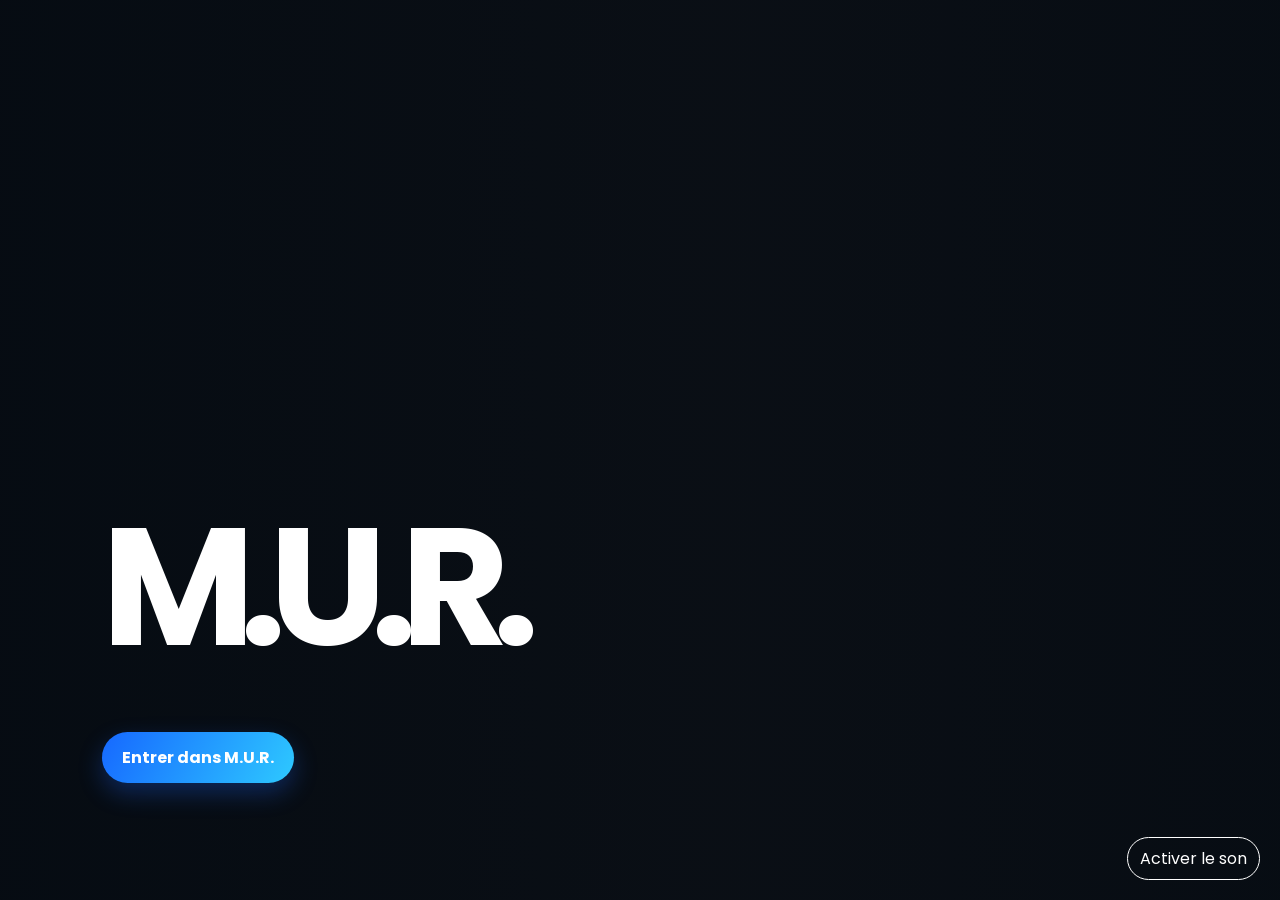
<file: index.html>
<style>#system .card::before,#system .card::after{display:none}#system .world-bar,#system .world-content{z-index:2}#system::after{content:'';position:fixed;inset:0;z-index:0;pointer-events:none;opacity:0;transition:opacity .55s ease;background-repeat:no-repeat;background-size:cover;background-position:center;mix-blend-mode:screen}#system:has(.card:nth-child(1):hover)::after{opacity:.78;background-image:url("data:image/svg+xml,%3Csvg xmlns='http://www.w3.org/2000/svg' viewBox='0 0 1600 900'%3E%3Cpath d='M-100 620 C180 270 360 800 610 450 S1040 170 1700 500' fill='none' stroke='%23ff543e' stroke-width='34' opacity='.34'/%3E%3Cpath d='M-100 620 C180 270 360 800 610 450 S1040 170 1700 500' fill='none' stroke='%23ff8866' stroke-width='7'/%3E%3Cpath d='M-100 700 C220 410 440 780 700 540 S1190 300 1700 580' fill='none' stroke='%23ffb087' stroke-width='4' opacity='.8'/%3E%3C/svg%3E")}#system:has(.card:nth-child(2):hover)::after{opacity:.78;background-image:url("data:image/svg+xml,%3Csvg xmlns='http://www.w3.org/2000/svg' viewBox='0 0 1600 900'%3E%3Cpath d='M-100 520 C150 330 370 700 650 490 S1100 260 1700 460' fill='none' stroke='%2321d39d' stroke-width='34' opacity='.34'/%3E%3Cpath d='M-100 520 C150 330 370 700 650 490 S1100 260 1700 460' fill='none' stroke='%2348e6bd' stroke-width='7'/%3E%3Cpath d='M-100 620 C200 500 420 650 700 550 S1210 420 1700 590' fill='none' stroke='%2394f7dc' stroke-width='4' opacity='.8'/%3E%3C/svg%3E")}#system:has(.card:nth-child(3):hover)::after{opacity:.82;background-image:url("data:image/svg+xml,%3Csvg xmlns='http://www.w3.org/2000/svg' viewBox='0 0 1600 900'%3E%3Cpath d='M-100 620 C180 270 360 800 610 450 S1040 170 1700 500' fill='none' stroke='%23ff624d' stroke-width='10'/%3E%3Cpath d='M-100 500 C170 710 400 220 700 470 S1200 650 1700 390' fill='none' stroke='%232bdcab' stroke-width='10'/%3E%3C/svg%3E")}@media(max-width:700px){#system::after{background-size:auto 100%;opacity:.55!important}}</style>
<style>#system .cards{grid-template-columns:repeat(2,minmax(0,1fr));max-width:720px}#system .card{cursor:pointer}#system .card:focus-visible{outline:2px solid #54e2ba;outline-offset:4px}.neuro-panel{position:fixed;z-index:30;inset:0;display:grid;place-items:center;padding:20px;background:rgba(4,13,23,.72);backdrop-filter:blur(9px)}.neuro-panel article{position:relative;width:min(680px,100%);padding:clamp(28px,5vw,54px);border:1px solid rgba(106,231,201,.35);border-radius:24px;background:linear-gradient(145deg,#102a3d,#0b1623);color:#edfaff;box-shadow:0 24px 60px rgba(0,0,0,.45)}.neuro-panel h3{font-size:clamp(32px,6vw,58px);margin:0 0 15px}.neuro-panel p,.neuro-panel li{line-height:1.65;color:#c7dde8}.neuro-panel ul{padding-left:20px}.neuro-panel button{position:absolute;right:18px;top:18px;border:1px solid rgba(255,255,255,.4);border-radius:50%;width:34px;height:34px;background:transparent;color:white;font-size:22px;cursor:pointer}@media(max-width:700px){#system .cards{grid-template-columns:1fr}}</style><script>document.addEventListener('DOMContentLoaded',()=>{const cards=[...document.querySelectorAll('#system .card')];if(cards[2])cards[2].remove();const data={fr:[{title:'Sympathique',lead:'Le système qui prépare le corps à agir.',items:['Vigilance et mobilisation de l’énergie','Adaptation à l’effort et à l’imprévu','Augmentation du rythme cardiaque et de la disponibilité musculaire'],end:'L’objectif n’est pas de le supprimer, mais de savoir retrouver le retour au calme.'},{title:'Parasympathique',lead:'Le système qui favorise le repos, la récupération et la restauration.',items:['Ralentissement et récupération','Digestion, sommeil et réparation','Retour vers un état de sécurité intérieure'],end:'Son activation permet de reconstituer les ressources après l’action.'}],en:[{title:'Sympathetic',lead:'The system that prepares the body for action.',items:['Alertness and energy mobilisation','Adaptation to effort and the unexpected','Increased heart rate and muscular availability'],end:'The goal is not to suppress it, but to regain the ability to return to calm.'},{title:'Parasympathetic',lead:'The system that supports rest, recovery and restoration.',items:['Slowing down and recovery','Digestion, sleep and repair','Return to an inner state of safety'],end:'Its activation helps restore resources after action.'}]};cards.slice(0,2).forEach((card,i)=>{card.tabIndex=0;card.setAttribute('role','button');card.setAttribute('aria-label','Ouvrir le contenu');const open=()=>{const t=data[document.documentElement.lang==='en'?'en':'fr'][i];const panel=document.createElement('div');panel.className='neuro-panel';panel.innerHTML='<article role="dialog" aria-modal="true"><button aria-label="Fermer">×</button><div class="eyebrow">M.U.R. · système neurovégétatif</div><h3>'+t.title+'</h3><p>'+t.lead+'</p><ul>'+t.items.map(x=>'<li>'+x+'</li>').join('')+'</ul><p>'+t.end+'</p></article>';document.body.append(panel);const close=()=>panel.remove();panel.querySelector('button').onclick=close;panel.onclick=e=>{if(e.target===panel)close()}};card.onclick=open;card.onkeydown=e=>{if(e.key==='Enter'||e.key===' ')open()}})})</script>
<style>#system .cards{grid-template-columns:repeat(3,minmax(0,1fr));max-width:none}</style><script>document.addEventListener('DOMContentLoaded',()=>{const wrap=document.querySelector('#system .cards');const card=document.createElement('article');card.className='card';card.tabIndex=0;card.setAttribute('role','button');card.innerHTML='<h3 data-fr="Neuroflex" data-en="Neuroflex">Neuroflex</h3><p data-fr="Comprendre pour ne pas choisir." data-en="Understand, not choose.">Comprendre pour ne pas choisir.</p>';wrap.append(card);const open=()=>{const en=document.documentElement.lang==='en';const panel=document.createElement('div');panel.className='neuro-panel';panel.innerHTML='<article role="dialog" aria-modal="true"><button aria-label="Close">×</button><div class="eyebrow">M.U.R. · Neuroflex</div><h3>Neuroflex</h3><p>'+ (en?'A way to understand the interplay between sympathetic and parasympathetic states.':'Une façon de comprendre l’interaction entre les états sympathique et parasympathique.')+'</p><ul><li>'+ (en?'Observe the signals':'Observer les signaux')+'</li><li>'+ (en?'Recognise the transitions':'Reconnaître les transitions')+'</li><li>'+ (en?'Choose the most appropriate action':'Choisir l’action la plus adaptée')+'</li></ul><p>'+ (en?'Understanding helps avoid automatic reactions.':'Comprendre aide à ne plus réagir de façon automatique.')+'</p></article>';document.body.append(panel);const close=()=>panel.remove();panel.querySelector('button').onclick=close;panel.onclick=e=>{if(e.target===panel)close()}};card.onclick=open;card.onkeydown=e=>{if(e.key==='Enter'||e.key===' ')open()}})</script>
<script>document.addEventListener('DOMContentLoaded',()=>{const text=document.querySelector('#system .world-content>p');const sync=()=>{const en=document.documentElement.lang==='en';text.dataset.fr='Deux branches coopèrent en permanence pour adapter le corps à l’action, au repos et à la récupération.';text.dataset.en='Two branches constantly work together to adapt the body to action, rest and recovery.';text.innerHTML=en?text.dataset.en:text.dataset.fr};sync();document.querySelectorAll('.language').forEach(x=>x.addEventListener('click',sync))})</script>
<style>.language{position:relative!important;width:88px;height:38px;padding:0!important;border:1px solid rgba(191,239,255,.7)!important;border-radius:22px!important;background:linear-gradient(90deg,rgba(9,31,49,.92),rgba(15,71,91,.92))!important;font-size:0!important;overflow:hidden;box-shadow:inset 0 0 10px rgba(46,201,255,.2),0 4px 18px rgba(0,0,0,.18)}.language::before,.language::after{position:absolute;top:50%;z-index:2;transform:translateY(-50%);font-size:11px;font-weight:700;letter-spacing:.04em;line-height:1}.language::before{content:'FR';left:12px;color:#071522}.language::after{content:'EN';right:11px;color:#d5f5ff}.language{background-image:radial-gradient(circle at 21px 50%,#fff 0 13px,transparent 14px),linear-gradient(90deg,rgba(9,31,49,.92),rgba(15,71,91,.92))!important;transition:background-position .28s ease}html[lang='en'] .language{background-image:radial-gradient(circle at 65px 50%,#fff 0 13px,transparent 14px),linear-gradient(90deg,rgba(9,31,49,.92),rgba(15,71,91,.92))!important}html[lang='en'] .language::before{color:#d5f5ff}html[lang='en'] .language::after{color:#071522}@media(max-width:700px){.top{padding:15px 16px}.brand{font-size:13px}.language{width:92px;height:42px}.language::before,.language::after{font-size:12px}.home-video{object-position:50% 50%}.hero{width:calc(100% - 32px);padding-top:17vh}.hero p{font-size:17px;max-width:290px}.ports{position:relative;left:auto;bottom:auto;transform:none;width:calc(100% - 32px);margin:0 auto 75px;grid-template-columns:1fr 1fr;gap:10px}.port{min-height:104px;padding:14px}.port strong{font-size:14px}.hint{position:relative;left:auto;bottom:auto;transform:none;width:100%;padding:0 20px 24px;text-align:center;white-space:normal;font-size:11px}.world{padding:16px}.world-content{margin-top:48px}.world-content h2{font-size:clamp(42px,14vw,64px);line-height:.94}.world-content>p{font-size:16px}.cards{gap:12px;margin-top:28px}.card{min-height:132px;padding:18px}.neuro-panel{padding:14px}.neuro-panel article{max-height:88vh;overflow:auto;padding:44px 24px 28px}.intro-box{left:24px;bottom:16vh}.sound{right:16px;bottom:16px}}</style>
<!doctype html><html lang="fr"><head><meta charset="utf-8"><meta name="viewport" content="width=device-width,initial-scale=1"><title>M.U.R.</title><link rel="preconnect" href="https://fonts.googleapis.com"><link rel="preconnect" href="https://fonts.gstatic.com" crossorigin><link href="https://fonts.googleapis.com/css2?family=Poppins:wght@400;500;600;700&display=swap" rel="stylesheet"><style>
:root{--navy:#0d2b4f;--blue:#2e7cc0;--gold:#d9b062;--ink:#102b4a}*{box-sizing:border-box}html,body{margin:0;min-height:100%;font-family:Arial,sans-serif;background:#eef3f7;color:var(--ink)}button{font:inherit}.intro{position:fixed;z-index:20;inset:0;background:#061527}.intro.off{visibility:hidden;opacity:0;transition:.6s}.intro video,.home-video{width:100%;height:100%;object-fit:cover}.intro:after,.home:after{content:'';position:absolute;inset:0;background:linear-gradient(90deg,rgba(3,20,39,.7),transparent 66%)}.intro-box{position:absolute;z-index:1;left:8vw;bottom:13vh;color:white}.intro-box h1{font-size:clamp(70px,13vw,180px);letter-spacing:-.1em;margin:0}.round{border:0;border-radius:28px;padding:13px 20px;background:white;color:var(--navy);font-weight:bold;cursor:pointer}.intro-box .round{margin-top:20px}.sound{position:absolute;z-index:2;right:20px;bottom:20px;background:transparent;color:white;border:1px solid white;border-radius:22px;padding:8px 12px;cursor:pointer}.home{position:relative;min-height:100vh;overflow:hidden;background:var(--navy)}.home-video{position:absolute;inset:0;opacity:.72}.top{position:absolute;z-index:3;top:0;left:0;right:0;display:flex;justify-content:space-between;padding:25px 5vw;color:white}.brand{font-weight:bold;letter-spacing:.18em;font-size:17px}.language{border:1px solid rgba(255,255,255,.7);border-radius:20px;background:rgba(255,255,255,.14);color:white;padding:7px 12px;cursor:pointer}.hero{position:relative;z-index:2;width:min(1100px,90vw);margin:auto;padding-top:19vh;color:white}.eyebrow{font-size:12px;letter-spacing:.18em;text-transform:uppercase;color:#b8dff8}.hero h1{font-size:clamp(82px,18vw,230px);line-height:.72;letter-spacing:-.12em;margin:18px 0 26px}.hero p{max-width:560px;font-size:clamp(17px,2vw,24px);line-height:1.5}.method{margin-top:20px}.ports{position:absolute;z-index:3;left:50%;bottom:65px;transform:translateX(-50%);width:min(1100px,90vw);display:grid;grid-template-columns:repeat(4,1fr);gap:10px}.port{min-height:120px;padding:16px;border-radius:15px;border:1px solid rgba(255,255,255,.5);background:rgba(6,30,52,.35);color:white;text-align:left;cursor:pointer;display:flex;flex-direction:column;justify-content:space-between;backdrop-filter:blur(10px)}.port:hover,.port.active{background:white;color:var(--navy);transform:translateY(-5px)}.port small{letter-spacing:.13em;color:#bce0f8}.port.active small,.port:hover small{color:var(--blue)}.port strong{font-size:15px;line-height:1.25}.hint{position:absolute;z-index:3;bottom:23px;left:50%;transform:translateX(-50%);color:white;font-size:12px;white-space:nowrap}.world{position:fixed;z-index:10;inset:0;display:none;overflow:auto;background:linear-gradient(135deg,#edf4f8,#fff 60%,#dce8f0);padding:25px 6vw}.world.show{display:block}.world::before{content:'';position:fixed;width:65vmax;height:65vmax;border-radius:50%;right:-35vmax;top:-35vmax;background:radial-gradient(circle,#9bc7e8,transparent 65%);opacity:.5}.world-bar,.world-content{position:relative;max-width:1080px;margin:auto}.world-bar{display:flex;justify-content:space-between;align-items:center}.back{border:0;background:none;color:var(--navy);font-weight:bold;cursor:pointer}.world .language{color:var(--navy);background:white;border-color:#b8c7d5}.world-content{margin-top:9vh}.world-content h2{font-size:clamp(52px,10vw,125px);letter-spacing:-.08em;line-height:.88;margin:18px 0}.world-content>p{max-width:680px;color:#5e7288;font-size:19px;line-height:1.6}.cards{display:grid;grid-template-columns:repeat(3,1fr);gap:15px;margin-top:50px}.card{min-height:165px;padding:22px;border-radius:16px;background:rgba(255,255,255,.85);box-shadow:0 12px 28px rgba(28,67,101,.1)}.card h3{margin:0 0 9px;font-size:19px}.card p{margin:0;color:#60758b;line-height:1.55;font-size:14px}@media(max-width:700px){.hero{padding-top:14vh}.hero h1{font-size:94px}.ports{grid-template-columns:1fr 1fr;bottom:55px}.port{min-height:85px;padding:11px}.port strong{font-size:12px}.hint{font-size:10px;bottom:17px}.cards{grid-template-columns:1fr}.world-content{margin-top:7vh}}
/* Identité M.U.R. : scientifique, immersive et lumineuse. */
:root{--navy:#0d1117;--blue:#1e68ff;--cyan:#2ec9ff;--teal:#21c998;--coral:#ff6b4d;--ink:#f0f2f5}.intro,.home{background:#0d1117}.intro::after,.home::after{background:linear-gradient(90deg,rgba(5,11,18,.88),rgba(5,11,18,.36) 58%,rgba(5,11,18,.72))}body,.intro-box,.hero,.top{font-family:Poppins,Arial,sans-serif}.home::before{content:'';position:absolute;z-index:1;inset:auto -12vw -16vh auto;width:70vw;height:42vh;border-radius:50%;background:repeating-radial-gradient(ellipse at center,transparent 0 16px,rgba(46,201,255,.15) 17px 18px,transparent 20px 38px);transform:rotate(-12deg);opacity:.8}.home-video{filter:saturate(1.12) contrast(1.08)}.top{border-bottom:1px solid rgba(46,201,255,.18);background:linear-gradient(180deg,rgba(5,11,18,.5),transparent)}.brand{color:#fff}.language{border-color:rgba(46,201,255,.55);background:rgba(7,22,35,.55);box-shadow:inset 0 0 22px rgba(46,201,255,.06)}.hero{padding-left:2vw}.eyebrow{color:var(--cyan)}.hero h1{text-shadow:0 0 35px rgba(46,201,255,.22)}.hero p{color:#d6e6ee}.round{background:linear-gradient(120deg,#1668ff,#2ec9ff);color:white;box-shadow:0 10px 25px rgba(30,104,255,.3)}.ports{gap:12px}.port{border-color:rgba(46,201,255,.38);background:linear-gradient(145deg,rgba(11,25,38,.88),rgba(9,16,26,.65));box-shadow:inset 0 1px 0 rgba(255,255,255,.05),0 12px 30px rgba(0,0,0,.2)}.port:nth-child(2){border-color:rgba(33,201,152,.5)}.port:nth-child(3){border-color:rgba(46,201,255,.62)}.port:nth-child(4){border-color:rgba(255,107,77,.52)}.port:hover,.port.active{background:linear-gradient(145deg,rgba(21,54,84,.98),rgba(8,22,36,.98));color:white}.port:hover small,.port.active small{color:var(--cyan)}.port strong{font-weight:600}.hint{color:#cde9fb}.world{background:radial-gradient(circle at 85% 12%,rgba(30,104,255,.2),transparent 28%),linear-gradient(135deg,#0d1117,#0e1b29 60%,#071119);color:#f0f2f5}.world::before{background:radial-gradient(circle,rgba(46,201,255,.18),transparent 64%);opacity:1}.world .language{color:white;background:rgba(9,23,36,.8);border-color:rgba(46,201,255,.4)}.back{color:#e7f5ff}.world-content .eyebrow{color:var(--cyan)}.world-content>p{color:#bdceda}.cards{gap:18px}.card{background:linear-gradient(145deg,rgba(17,36,53,.92),rgba(10,19,30,.9));border:1px solid rgba(46,201,255,.2);box-shadow:inset 0 1px 0 rgba(255,255,255,.05),0 14px 32px rgba(0,0,0,.26)}.card:nth-child(2){border-color:rgba(33,201,152,.28)}.card:nth-child(3){border-color:rgba(255,107,77,.3)}.card h3{color:#f5fbff}.card p{color:#b6c8d6}.world-content h2{background:linear-gradient(100deg,#fff,#b9e9ff 60%,#2ec9ff);-webkit-background-clip:text;background-clip:text;color:transparent}
.hero-logo{display:block;width:min(400px,62vw);height:auto;margin:6px 0 14px;filter:drop-shadow(0 14px 30px rgba(0,0,0,.35))}.hero h1{font-size:clamp(50px,9vw,112px)}@media(max-width:700px){.hero-logo{width:min(310px,76vw);margin:4px 0 9px}}
 .hero-logo,.method{display:none!important}#system .card:nth-child(3) h3,#system .card:nth-child(3) p{font-size:0}#system .card:nth-child(3) h3::after{content:'Neuroflex';font-size:1.2rem}#system .card:nth-child(3) p::after{content:'Comprendre pour ne pas choisir.';font-size:1rem;line-height:1.6}#system .card{position:relative;overflow:hidden;isolation:isolate;min-height:175px;transition:transform .35s ease,border-color .35s ease}#system .card>*{position:relative;z-index:2}#system .card::before{content:'';position:absolute;z-index:1;inset:-24px;opacity:0;transition:opacity .45s ease,transform .6s ease;transform:scale(.86);pointer-events:none}#system .card:hover{transform:translateY(-5px);border-color:rgba(46,201,255,.82)}#system .card:hover::before{opacity:.75;transform:scale(1)}#system .card:nth-child(1)::before{background:radial-gradient(circle at 50% 50%,rgba(255,107,77,.8) 0 3px,transparent 4px),repeating-radial-gradient(circle at 50% 50%,transparent 0 13px,rgba(255,107,77,.5) 14px 15px,transparent 17px 27px),linear-gradient(40deg,transparent 48%,rgba(255,188,110,.46) 49% 51%,transparent 52%),linear-gradient(140deg,transparent 48%,rgba(255,107,77,.46) 49% 51%,transparent 52%)}#system .card:nth-child(2)::before{background:radial-gradient(ellipse at 50% 55%,rgba(33,201,152,.5),transparent 14%),repeating-radial-gradient(ellipse at 50% 55%,transparent 0 12px,rgba(46,201,255,.33) 13px 15px,transparent 17px 28px);transform:scale(.86) rotate(-8deg)}#system .card:nth-child(3)::before{background:linear-gradient(transparent 48%,rgba(46,201,255,.18) 49% 51%,transparent 52%),radial-gradient(ellipse at 18% 63%,transparent 0 17px,rgba(255,107,77,.7) 18px 20px,transparent 21px),radial-gradient(ellipse at 50% 34%,transparent 0 22px,rgba(46,201,255,.74) 23px 25px,transparent 26px),radial-gradient(ellipse at 82% 63%,transparent 0 17px,rgba(33,201,152,.78) 18px 20px,transparent 21px)}#system .card:nth-child(3)::after{content:'↗  flexibilité';position:absolute;z-index:1;right:17px;bottom:15px;color:rgba(211,245,255,.8);font-size:.72rem;letter-spacing:.08em;opacity:0;transition:opacity .45s ease}#system .card:nth-child(3):hover::after{opacity:1}</style></head><body>
<section class="intro" id="intro"><video id="introVideo" autoplay muted playsinline><source src="intro-mur.mp4" type="video/mp4"></video><div class="intro-box"><h1>M.U.R.</h1><button class="round" id="enter" data-fr="Entrer dans M.U.R." data-en="Enter M.U.R.">Entrer dans M.U.R.</button></div><button class="sound" id="sound" data-fr="Activer le son" data-en="Turn sound on">Activer le son</button></section>
<main class="home" id="home"><video class="home-video" id="film" muted playsinline preload="metadata"><source src="mur-intro.mp4" type="video/mp4"></video><header class="top"><div class="brand">M.U.R.</div><button class="language" id="lang">FR / EN</button></header><section class="hero"><div class="eyebrow" data-fr="La méthode" data-en="The method">La méthode</div><img class="hero-logo" src="mur-logo.jpg" alt="M.U.R."><p data-fr="Mesurer, utiliser et réguler son système neurovégétatif." data-en="Measure, use and regulate your autonomic nervous system.">Mesurer, utiliser et réguler son système neurovégétatif.</p><button class="round method" data-open="method" data-fr="Découvrir la méthode" data-en="Discover the method">Découvrir la méthode</button></section><nav class="ports"><button class="port active" data-open="method" data-time=".08"><small>01</small><strong data-fr="La méthode M.U.R." data-en="The M.U.R. method">La méthode M.U.R.</strong><b>→</b></button><button class="port" data-open="system" data-time=".35"><small>02</small><strong data-fr="Le système neurovégétatif" data-en="The autonomic nervous system">Le système neurovégétatif</strong><b>→</b></button><button class="port" data-open="app" data-time=".62"><small>03</small><strong data-fr="L’application M.U.R." data-en="The M.U.R. app">L’application M.U.R.</strong><b>→</b></button><button class="port" data-open="workshops" data-time=".85"><small>04</small><strong data-fr="Programme & ateliers" data-en="Programme & workshops">Programme & ateliers</strong><b>→</b></button></nav><div class="hint" data-fr="Utilisez la molette pour avancer ou reculer dans la vidéo" data-en="Use the wheel to move forward or backward in the video">Utilisez la molette pour avancer ou reculer dans la vidéo</div></main>
<section class="world" id="method"><div class="world-bar"><button class="back" data-close data-fr="← Retour à la vidéo" data-en="← Back to the film">← Retour à la vidéo</button><button class="language">FR / EN</button></div><main class="world-content"><div class="eyebrow" data-fr="Univers 01" data-en="World 01">Univers 01</div><h2 data-fr="La méthode<br>M.U.R." data-en="The M.U.R.<br>method">La méthode<br>M.U.R.</h2><p data-fr="Une approche claire pour comprendre son fonctionnement, observer ses repères et agir au quotidien." data-en="A clear approach to understand your functioning, observe your reference points and act every day.">Une approche claire pour comprendre son fonctionnement, observer ses repères et agir au quotidien.</p><div class="cards"><article class="card"><h3 data-fr="Mesurer" data-en="Measure">Mesurer</h3><p data-fr="Créer un point de départ avec un questionnaire structuré." data-en="Create a starting point with a structured questionnaire.">Créer un point de départ avec un questionnaire structuré.</p></article><article class="card"><h3 data-fr="Utiliser" data-en="Use">Utiliser</h3><p data-fr="Mobiliser les bonnes ressources au bon moment." data-en="Access the right resources at the right time.">Mobiliser les bonnes resources at the right time.</p></article><article class="card"><h3 data-fr="Réguler" data-en="Regulate">Réguler</h3><p data-fr="Installer un équilibre durable dans la vie réelle." data-en="Build a lasting balance in real life.">Installer un équilibre durable dans la vie réelle.</p></article></div></main><section class="exercise-journey" id="exerciseJourney"><div class="journey-stage"><video id="exerciseFilm" muted playsinline preload="auto"><source src="assets/mur-exercices.mp4" type="video/mp4"></video><div class="journey-veil"></div><div class="journey-title"><div class="eyebrow" data-fr="Étape 02 · Utiliser" data-en="Step 02 · Use">Étape 02 · Utiliser</div><h3 data-fr="Les exercices<br>appropriés." data-en="The appropriate<br>exercises.">Les exercices<br>appropriés.</h3><p data-fr="Faites défiler pour explorer les quatre repères." data-en="Scroll to explore the four cues.">Faites défiler pour explorer les quatre repères.</p></div><div class="journey-cards"><button class="mur-exercise blue" data-exercise="blue"><img src="assets/elan-vertical.jpeg" alt=""><span><small data-fr="Bleu · Activer" data-en="Blue · Activate">Bleu · Activer</small><b data-fr="Élan vertical" data-en="Vertical lift">Élan vertical</b><em data-fr="se grandir · inspirer · relancer" data-en="lengthen · breathe in · restart">se grandir · inspirer · relancer</em><i>1–2 min →</i></span></button><button class="mur-exercise green" data-exercise="green"><img src="assets/promenade-foret.jpeg" alt=""><span><small data-fr="Vert · Ancrer" data-en="Green · Ground">Vert · Ancrer</small><b data-fr="Promenade dans la forêt" data-en="A walk in the forest">Promenade dans la forêt</b><em data-fr="écouter · ralentir · s’ancrer" data-en="listen · slow down · ground">écouter · ralentir · s’ancrer</em><i>2–3 min →</i></span></button><button class="mur-exercise orange" data-exercise="orange"><img src="assets/fil-du-souffle.jpeg" alt=""><span><small data-fr="Orange · Réguler" data-en="Orange · Regulate">Orange · Réguler</small><b data-fr="Le fil du souffle" data-en="The thread of breath">Le fil du souffle</b><em data-fr="souffler · allonger · réguler" data-en="breathe out · lengthen · regulate">souffler · allonger · réguler</em><i>2–3 min →</i></span></button><button class="mur-exercise red" data-exercise="red"><img src="assets/chant-merle.jpeg" alt=""><span><small data-fr="Rouge · Freiner" data-en="Red · Slow down">Rouge · Freiner</small><b data-fr="Le chant du merle" data-en="The blackbird’s song">Le chant du merle</b><em data-fr="écouter · ralentir · se déposer" data-en="listen · slow down · settle">écouter · ralentir · se déposer</em><i>1–2 min →</i></span></button></div><div class="journey-dots"><i></i><i></i><i></i><i></i></div></div></section></section>
<style>#method .exercise-journey{height:410vh;margin:70px -6vw -25px;position:relative}#method .journey-stage{position:sticky;top:0;height:100vh;overflow:hidden;background:#061527;color:#fff}#method #exerciseFilm{position:absolute;inset:0;width:100%;height:100%;object-fit:cover}#method .journey-veil{position:absolute;inset:0;background:linear-gradient(90deg,rgba(4,17,31,.82),rgba(4,17,31,.1) 62%,rgba(4,17,31,.58)),linear-gradient(0deg,rgba(4,17,31,.72),transparent 44%)}#method .journey-title{position:absolute;z-index:2;top:12vh;left:6vw;max-width:450px}#method .journey-title .eyebrow{color:#8fdbff}#method .journey-title h3{font-size:clamp(44px,6vw,82px);line-height:.91;letter-spacing:-.08em;margin:16px 0;color:white}#method .journey-title p{color:#d4e3ec;max-width:280px;font-size:14px;line-height:1.6}#method .journey-cards{position:absolute;z-index:3;inset:0;pointer-events:none}#method .mur-exercise{pointer-events:auto;position:absolute;width:min(285px,26vw);min-height:238px;padding:0;overflow:hidden;border:1px solid rgba(255,255,255,.25);border-radius:21px;background:#0c2946;color:#fff;text-align:left;cursor:pointer;box-shadow:0 18px 40px rgba(0,0,0,.3);opacity:0;transform:translateY(26px) scale(.96);transition:opacity .45s,transform .45s}#method .mur-exercise.visible{opacity:1;transform:translateY(0) scale(1)}#method .mur-exercise:hover{transform:translateY(-5px) scale(1.02)}#method .mur-exercise img{position:absolute;inset:0;width:100%;height:100%;object-fit:cover}#method .mur-exercise:after{content:'';position:absolute;inset:0;background:linear-gradient(180deg,transparent,rgba(3,13,24,.94))}#method .mur-exercise span{position:absolute;z-index:1;inset:auto 0 0;padding:19px;display:flex;flex-direction:column;gap:6px}#method .mur-exercise small{font-size:10px;letter-spacing:.12em;font-weight:700}.blue small{color:#68caff}.green small{color:#c3ec83}.orange small{color:#ffbb6b}.red small{color:#ff7670}#method .mur-exercise b{font-size:clamp(24px,2.5vw,34px);line-height:.95;letter-spacing:-.05em}#method .mur-exercise em{font-style:normal;font-size:12px;color:#e0edf4}#method .mur-exercise i{font-style:normal;font-size:12px;margin-top:6px}#method .mur-exercise:nth-child(1){top:16vh;right:8vw}#method .mur-exercise:nth-child(2){top:48vh;right:15vw}#method .mur-exercise:nth-child(3){top:39vh;left:38vw}#method .mur-exercise:nth-child(4){bottom:8vh;right:6vw}#method .journey-dots{position:absolute;z-index:3;right:3.5vw;top:50%;display:grid;gap:10px}#method .journey-dots i{width:5px;height:5px;border-radius:50%;background:rgba(255,255,255,.35)}#method .journey-dots i.on{background:#fff;transform:scale(1.7)}#exerciseModal{position:fixed;z-index:50;inset:0;display:grid;place-items:center;padding:20px;background:rgba(3,13,23,.78);backdrop-filter:blur(8px)}#exerciseModal article{position:relative;width:min(650px,100%);padding:clamp(28px,5vw,52px);border:1px solid rgba(160,222,255,.34);border-radius:24px;background:linear-gradient(145deg,#102a3d,#0b1623);color:#edfaff}#exerciseModal button{position:absolute;right:17px;top:16px;border:1px solid rgba(255,255,255,.45);border-radius:50%;width:34px;height:34px;background:transparent;color:white;font-size:22px;cursor:pointer}#exerciseModal h3{font-size:clamp(34px,6vw,58px);line-height:.96;margin:10px 0}#exerciseModal p{line-height:1.65;color:#c8dce7}@media(max-width:700px){#method .exercise-journey{height:500vh;margin-top:50px}#method .journey-title{top:9vh;left:6vw;right:6vw}#method .journey-title h3{font-size:50px}#method .mur-exercise{left:6vw!important;right:6vw!important;top:auto!important;bottom:10vh!important;width:auto;min-height:205px}#method .mur-exercise:not(.current){opacity:0;pointer-events:none}#method .journey-dots{right:7vw}}</style>
<script>addEventListener('load',()=>{const j=document.getElementById('exerciseJourney'),v=document.getElementById('exerciseFilm'),cs=[...j.querySelectorAll('.mur-exercise')],ds=[...j.querySelectorAll('.journey-dots i')];let dur=13,raf;v.onloadedmetadata=()=>{dur=v.duration||13;go()};function go(){let r=j.getBoundingClientRect(),p=Math.max(0,Math.min(1,-r.top/Math.max(1,j.offsetHeight-innerHeight))),n=Math.min(3,Math.floor(p*4.05));if(v.readyState)v.currentTime=p*dur;cs.forEach((c,i)=>{c.classList.toggle('visible',i<=n);c.classList.toggle('current',i===n)});ds.forEach((d,i)=>d.classList.toggle('on',i<=n))}addEventListener('scroll',()=>{cancelAnimationFrame(raf);raf=requestAnimationFrame(go)},{passive:true});go();const data={blue:{fr:['Élan vertical','Se grandir et retrouver une posture plus verticale aide à relancer le tonus. Le souffle circule mieux, l’attention se réveille et l’énergie revient plus facilement.'],en:['Vertical lift','Finding a taller posture helps restart tone. Breathing becomes easier, attention wakes up and energy can return more readily.']},green:{fr:['Promenade dans la forêt','Les sons de la forêt offrent un repère naturel et rassurant. Leur rythme doux apaise l’attention, favorise l’ancrage et aide à ralentir.'],en:['A walk in the forest','Forest sounds provide a natural, reassuring cue. Their gentle rhythm settles attention, supports grounding and helps slow things down.']},orange:{fr:['Le fil du souffle','Suivre un souffle continu et un peu plus long aide à diminuer la tension intérieure. Le rythme respiratoire devient plus stable et le corps retrouve un tempo apaisant.'],en:['The thread of breath','Following a continuous, slightly longer breath can reduce inner tension. Breathing becomes steadier and the body finds a more calming pace.']},red:{fr:['Le chant du merle','Le chant du merle capte l’attention, rompt le flux des pensées et crée un repère sonore vivant. Il aide à revenir au présent et à se sentir plus en sécurité.'],en:['The blackbird’s song','The blackbird’s song catches attention, interrupts the flow of thoughts and creates a living sound cue. It helps return to the present and feel safer.']}};cs.forEach(c=>c.onclick=()=>{let x=data[c.dataset.exercise][document.documentElement.lang==='en'?'en':'fr'],m=document.createElement('div');m.id='exerciseModal';m.innerHTML='<article><button>×</button><div class="eyebrow">M.U.R. · '+c.querySelector('small').textContent+'</div><h3>'+x[0]+'</h3><p>'+x[1]+'</p></article>';document.body.append(m);m.querySelector('button').onclick=()=>m.remove();m.onclick=e=>{if(e.target===m)m.remove()}})})</script>
<section class="world" id="system"><div class="world-bar"><button class="back" data-close data-fr="← Retour à la vidéo" data-en="← Back to the film">← Retour à la vidéo</button><button class="language">FR / EN</button></div><main class="world-content"><div class="eyebrow" data-fr="Univers 02" data-en="World 02">Univers 02</div><h2 data-fr="Le système<br>neurovégétatif" data-en="The autonomic<br>nervous system">Le système<br>neurovégétatif</h2><p data-fr="Trois branches coopèrent en permanence pour adapter le corps à l’action, au repos et à la digestion." data-en="Three branches constantly work together to adapt the body to action, rest and digestion.">Trois branches coopèrent en permanence pour adapter le corps à l’action, au repos et à la digestion.</p><div class="cards"><article class="card"><h3 data-fr="Sympathique" data-en="Sympathetic">Sympathique</h3><p data-fr="Met le corps en action : vigilance, énergie et adaptation à l’effort." data-en="Prepares the body for action: alertness, energy and adaptation to effort.">Met le corps en action : vigilance, énergie et adaptation à l’effort.</p></article><article class="card"><h3 data-fr="Parasympathique" data-en="Parasympathetic">Parasympathique</h3><p data-fr="Favorise le repos, la récupération et le retour à l’équilibre." data-en="Supports rest, recovery and a return to balance.">Favorise le repos, la récupération et le retour à l’équilibre.</p></article><article class="card"><h3 data-fr="Système entérique" data-en="Enteric system">Système entérique</h3><p data-fr="Participe à la digestion et au dialogue permanent entre le ventre et le cerveau." data-en="Takes part in digestion and the ongoing dialogue between the gut and the brain.">Participe à la digestion et au dialogue permanent entre le ventre et le cerveau.</p></article></div></main></section>
<section class="world" id="app"><div class="world-bar"><button class="back" data-close data-fr="← Retour à la vidéo" data-en="← Back to the film">← Retour à la vidéo</button><button class="language">FR / EN</button></div><main class="world-content"><div class="eyebrow" data-fr="Univers 03" data-en="World 03">Univers 03</div><h2 data-fr="L’application<br>M.U.R." data-en="The M.U.R.<br>app">L’application<br>M.U.R.</h2><p data-fr="Un espace personnel pour mesurer, retrouver ses exercices et suivre son cheminement." data-en="A personal space to measure, find your exercises and follow your journey.">Un espace personnel pour mesurer, retrouver ses exercices et suivre son cheminement.</p><div class="cards"><article class="card"><h3 data-fr="Questionnaire" data-en="Questionnaire">Questionnaire</h3><p data-fr="Explorer sa flexibilité neurovégétative." data-en="Explore your neurovegetative flexibility.">Explorer sa flexibilité neurovégétative.</p></article><article class="card"><h3 data-fr="Exercices" data-en="Exercises">Exercices</h3><p data-fr="Des pratiques guidées, adaptées au quotidien." data-en="Guided practices adapted to everyday life.">Des pratiques guidées, adaptées au quotidien.</p></article><article class="card"><h3 data-fr="Suivi" data-en="Follow-up">Suivi</h3><p data-fr="Garder des repères dans la durée." data-en="Keep reference points over time.">Garder des repères dans la durée.</p></article></div></main></section>
<section class="world" id="workshops"><div class="world-bar"><button class="back" data-close data-fr="← Retour à la vidéo" data-en="← Back to the film">← Retour à la vidéo</button><button class="language">FR / EN</button></div><main class="world-content"><div class="eyebrow" data-fr="Univers 04" data-en="World 04">Univers 04</div><h2 data-fr="Programme<br>& ateliers" data-en="Programme<br>& workshops">Programme<br>& ateliers</h2><p data-fr="Des rendez-vous pour découvrir la méthode, pratiquer et progresser avec un cadre clair." data-en="Sessions to discover the method, practise and progress with a clear framework.">Des rendez-vous pour découvrir la méthode, pratiquer et progresser avec un cadre clair.</p><div class="cards"><article class="card"><h3 data-fr="Découvrir" data-en="Discover">Découvrir</h3><p data-fr="Une première entrée dans l’univers M.U.R." data-en="A first entry into the M.U.R. universe.">Une première entrée dans l’univers M.U.R.</p></article><article class="card"><h3 data-fr="Pratiquer" data-en="Practise">Pratiquer</h3><p data-fr="Expérimenter concrètement les outils." data-en="Experience the tools in a concrete way.">Expérimenter concrètement les outils.</p></article><article class="card"><h3 data-fr="Approfondir" data-en="Go deeper">Approfondir</h3><p data-fr="Inscrire ses repères dans le temps." data-en="Embed your reference points over time.">Inscrire ses repères dans le temps.</p></article></div></main></section>
<script>let lang=localStorage.getItem('mur-lang')||'fr';const film=document.getElementById('film'),ports=[...document.querySelectorAll('.port')];function render(){document.documentElement.lang=lang;document.querySelectorAll('[data-fr]').forEach(x=>x.innerHTML=x.dataset[lang]);localStorage.setItem('mur-lang',lang)}function toggle(){lang=lang==='fr'?'en':'fr';render()}document.querySelectorAll('.language').forEach(x=>x.onclick=toggle);render();document.getElementById('enter').onclick=()=>{document.getElementById('intro').classList.add('off');film.play().catch(()=>{})};document.getElementById('sound').onclick=()=>{document.getElementById('introVideo').muted=!document.getElementById('introVideo').muted};document.querySelectorAll('[data-open]').forEach(x=>x.onclick=()=>document.getElementById(x.dataset.open).classList.add('show'));document.querySelectorAll('[data-close]').forEach(x=>x.onclick=()=>document.querySelectorAll('.world').forEach(w=>w.classList.remove('show')));document.getElementById('home').addEventListener('wheel',e=>{e.preventDefault();if(film.readyState){film.pause();film.currentTime=Math.max(0,Math.min(film.duration,film.currentTime+e.deltaY*.006));let p=film.currentTime/(film.duration||10),a=ports[0];ports.forEach(x=>{if(p>=x.dataset.time)a=x});ports.forEach(x=>x.classList.toggle('active',x===a))}},{passive:false});</script></body></html>
<style>#method .cards .card:nth-child(2){cursor:pointer;outline:1px solid rgba(255,178,96,.6)}#method .cards .card:nth-child(2):hover,#method .cards .card:nth-child(2):focus-visible{transform:translateY(-4px);outline:2px solid #ffb260}#method .mur-exercise:not(.visible){pointer-events:none}</style>
<script>addEventListener('load',()=>{const method=document.getElementById('method'),journey=document.getElementById('exerciseJourney'),video=document.getElementById('exerciseFilm'),cards=[...journey.querySelectorAll('.mur-exercise')],dots=[...journey.querySelectorAll('.journey-dots i')],use=method.querySelector('.cards .card:nth-child(2)');use.setAttribute('role','button');use.tabIndex=0;const open=()=>{const top=journey.getBoundingClientRect().top-method.getBoundingClientRect().top+method.scrollTop;method.scrollTo({top,behavior:'smooth'})};use.addEventListener('click',open);use.addEventListener('keydown',e=>{if(e.key==='Enter'||e.key===' '){e.preventDefault();open()}});let scheduled=false;function sync(){scheduled=false;const rect=journey.getBoundingClientRect(),viewport=method.getBoundingClientRect(),range=Math.max(1,journey.offsetHeight-method.clientHeight),progress=Math.max(0,Math.min(1,(viewport.top-rect.top)/range)),current=Math.min(3,Math.floor(progress*4.05));if(video.readyState>=1){const target=progress*(video.duration||13);if(Math.abs(video.currentTime-target)>.04)video.currentTime=target}cards.forEach((card,i)=>{card.classList.toggle('visible',i<=current);card.classList.toggle('current',i===current)});dots.forEach((dot,i)=>dot.classList.toggle('on',i<=current))}function queue(){if(!scheduled){scheduled=true;requestAnimationFrame(sync)}}method.addEventListener('scroll',queue,{passive:true});video.addEventListener('loadedmetadata',queue);addEventListener('resize',queue);queue()})</script>
</file>
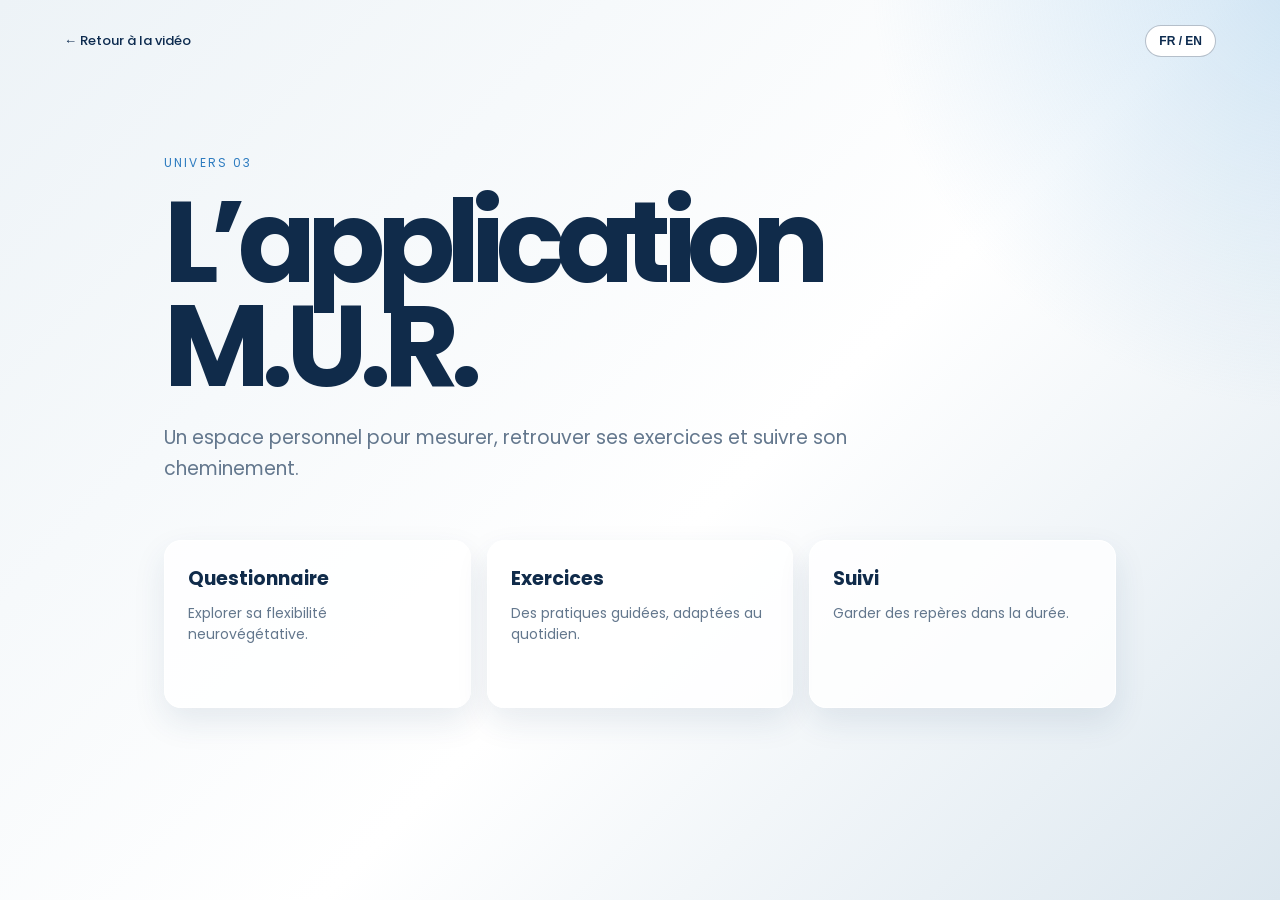
<file: application.html>
<!doctype html><html lang="fr"><head><meta charset="utf-8"><meta name="viewport" content="width=device-width,initial-scale=1"><title>M.U.R. — Application</title><link rel="stylesheet" href="styles.css"></head><body class="page"><header class="top"><a class="back" href="index.html">← <span class="fr">Retour à la vidéo</span><span class="en">Back to the film</span></a><button class="language" onclick="toggleLanguage()">FR / EN</button></header><main class="content"><div class="kicker"><span class="fr">Univers 03</span><span class="en">World 03</span></div><h1><span class="fr">L’application<br>M.U.R.</span><span class="en">The M.U.R.<br>app</span></h1><p class="introcopy"><span class="fr">Un espace personnel pour mesurer, retrouver ses exercices et suivre son cheminement.</span><span class="en">A personal space to measure, find your exercises and follow your journey.</span></p><section class="cards"><article class="card"><h2><span class="fr">Questionnaire</span><span class="en">Questionnaire</span></h2><p><span class="fr">Explorer sa flexibilité neurovégétative.</span><span class="en">Explore your neurovegetative flexibility.</span></p></article><article class="card"><h2><span class="fr">Exercices</span><span class="en">Exercises</span></h2><p><span class="fr">Des pratiques guidées, adaptées au quotidien.</span><span class="en">Guided practices adapted to everyday life.</span></p></article><article class="card"><h2><span class="fr">Suivi</span><span class="en">Follow-up</span></h2><p><span class="fr">Garder des repères dans la durée.</span><span class="en">Keep reference points over time.</span></p></article></section></main><script src="lang.js"></script></body></html>
</file>
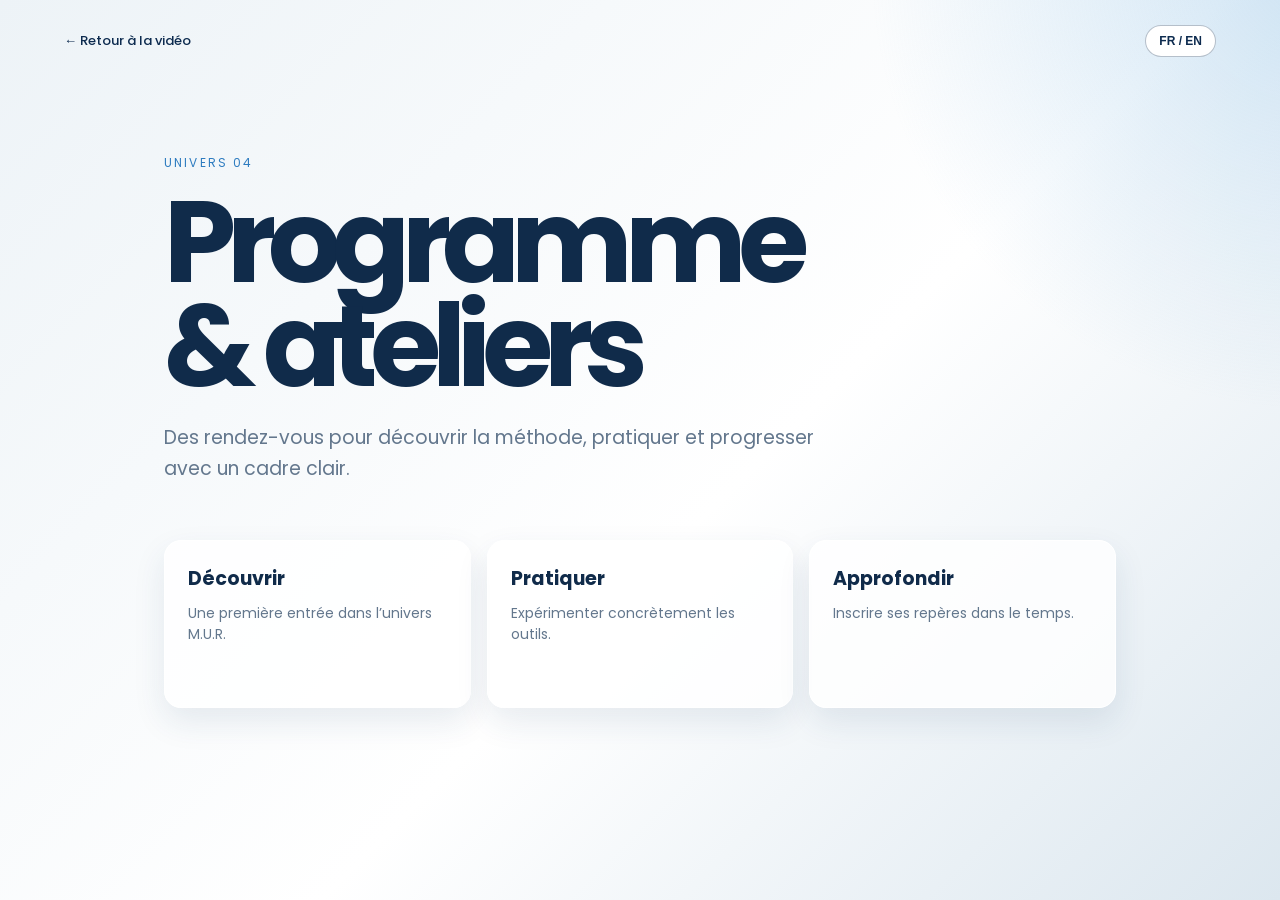
<file: ateliers.html>
<!doctype html><html lang="fr"><head><meta charset="utf-8"><meta name="viewport" content="width=device-width,initial-scale=1"><title>M.U.R. — Programme & ateliers</title><link rel="stylesheet" href="styles.css"></head><body class="page"><header class="top"><a class="back" href="index.html">← <span class="fr">Retour à la vidéo</span><span class="en">Back to the film</span></a><button class="language" onclick="toggleLanguage()">FR / EN</button></header><main class="content"><div class="kicker"><span class="fr">Univers 04</span><span class="en">World 04</span></div><h1><span class="fr">Programme<br>& ateliers</span><span class="en">Programme<br>& workshops</span></h1><p class="introcopy"><span class="fr">Des rendez-vous pour découvrir la méthode, pratiquer et progresser avec un cadre clair.</span><span class="en">Sessions to discover the method, practise and progress with a clear framework.</span></p><section class="cards"><article class="card"><h2><span class="fr">Découvrir</span><span class="en">Discover</span></h2><p><span class="fr">Une première entrée dans l’univers M.U.R.</span><span class="en">A first entry into the M.U.R. universe.</span></p></article><article class="card"><h2><span class="fr">Pratiquer</span><span class="en">Practise</span></h2><p><span class="fr">Expérimenter concrètement les outils.</span><span class="en">Experience the tools in a concrete way.</span></p></article><article class="card"><h2><span class="fr">Approfondir</span><span class="en">Go deeper</span></h2><p><span class="fr">Inscrire ses repères dans le temps.</span><span class="en">Embed your reference points over time.</span></p></article></section></main><script src="lang.js"></script></body></html>
</file>
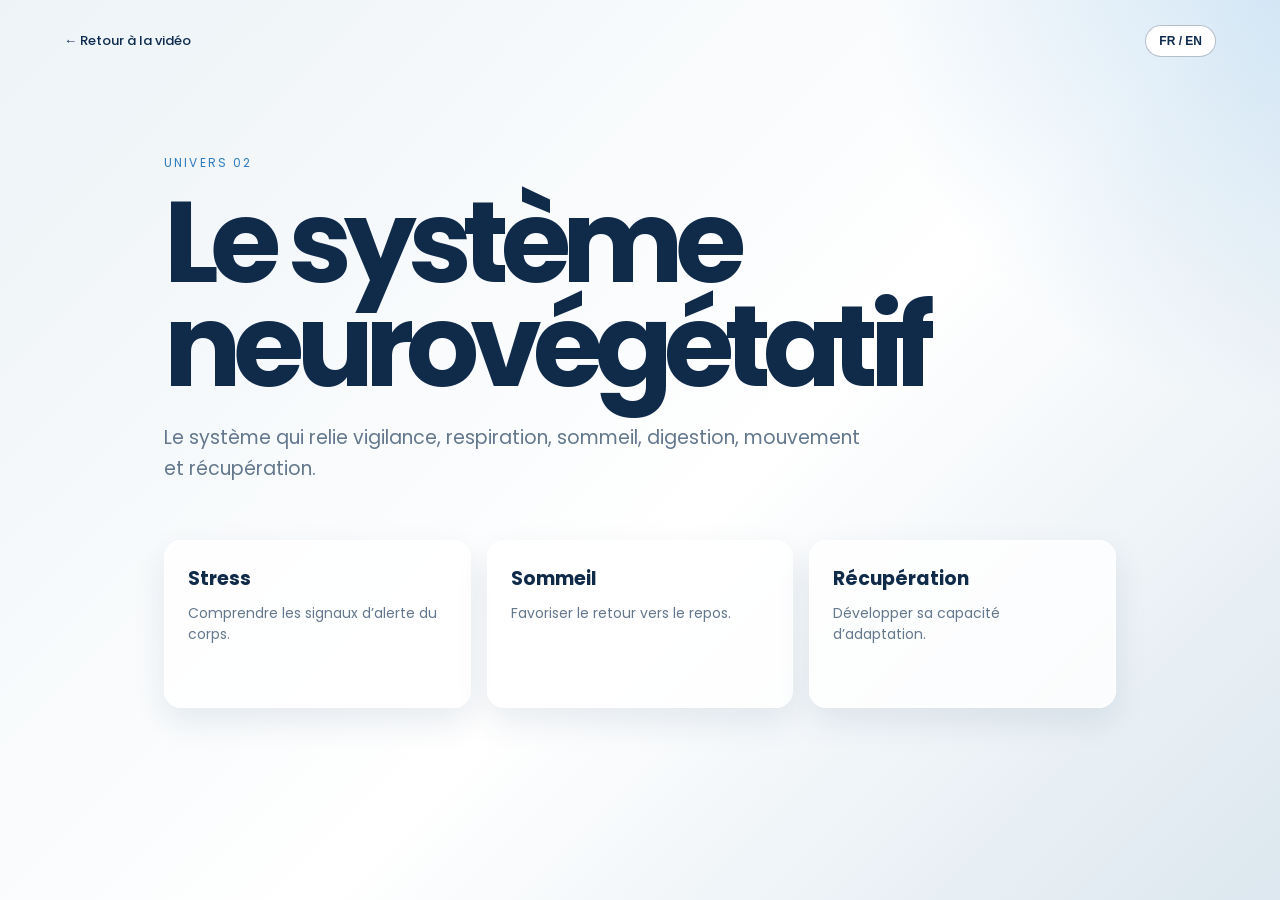
<file: systeme.html>
<!doctype html><html lang="fr"><head><meta charset="utf-8"><meta name="viewport" content="width=device-width,initial-scale=1"><title>M.U.R. — Système neurovégétatif</title><link rel="stylesheet" href="styles.css"></head><body class="page"><header class="top"><a class="back" href="index.html">← <span class="fr">Retour à la vidéo</span><span class="en">Back to the film</span></a><button class="language" onclick="toggleLanguage()">FR / EN</button></header><main class="content"><div class="kicker"><span class="fr">Univers 02</span><span class="en">World 02</span></div><h1><span class="fr">Le système<br>neurovégétatif</span><span class="en">The autonomic<br>nervous system</span></h1><p class="introcopy"><span class="fr">Le système qui relie vigilance, respiration, sommeil, digestion, mouvement et récupération.</span><span class="en">The system connecting alertness, breathing, sleep, digestion, movement and recovery.</span></p><section class="cards"><article class="card"><h2><span class="fr">Stress</span><span class="en">Stress</span></h2><p><span class="fr">Comprendre les signaux d’alerte du corps.</span><span class="en">Understand the body’s alert signals.</span></p></article><article class="card"><h2><span class="fr">Sommeil</span><span class="en">Sleep</span></h2><p><span class="fr">Favoriser le retour vers le repos.</span><span class="en">Support a return to rest.</span></p></article><article class="card"><h2><span class="fr">Récupération</span><span class="en">Recovery</span></h2><p><span class="fr">Développer sa capacité d’adaptation.</span><span class="en">Develop your adaptive capacity.</span></p></article></section></main><script src="lang.js"></script></body></html>
</file>
<file: styles.css>
@import url('https://fonts.googleapis.com/css2?family=Poppins:wght@400;500;600;700&display=swap');
.use-experience{height:420vh;position:relative;margin-top:0;background:#071627}.experience-sticky{position:sticky;top:0;height:100vh;overflow:hidden;background:#061527;color:white}.experience-video{position:absolute;inset:0;width:100%;height:100%;object-fit:cover}.experience-wash{position:absolute;inset:0;background:linear-gradient(90deg,rgba(4,17,31,.78),rgba(4,17,31,.13) 60%,rgba(4,17,31,.58)),linear-gradient(0deg,rgba(4,17,31,.72),transparent 40%)}.experience-header{position:absolute;z-index:2;top:12vh;left:max(5vw,calc((100vw - 1080px)/2));max-width:470px}.experience-header .kicker{color:#8fdbff}.experience-header h2{font-size:clamp(43px,6vw,84px);line-height:.91;letter-spacing:-.08em;margin:16px 0}.experience-header p{font-size:14px;line-height:1.55;color:#cce0ed;max-width:280px}.scroll-cue{position:absolute;z-index:2;left:max(5vw,calc((100vw - 1080px)/2));bottom:7vh;display:flex;align-items:center;gap:10px;font-size:11px;letter-spacing:.12em;text-transform:uppercase;color:#d9e7ef}.scroll-cue i{width:40px;height:1px;background:#fff;position:relative}.scroll-cue i:after{content:'';position:absolute;right:0;top:-3px;width:7px;height:7px;border-right:1px solid white;border-bottom:1px solid white;transform:rotate(-45deg)}.experience-cards{position:absolute;z-index:3;inset:0;pointer-events:none}.experience-cards .exercise-card{pointer-events:auto;position:absolute;width:min(275px,25vw);min-height:230px;opacity:0;transform:translateY(28px) scale(.96);transition:opacity .45s,transform .45s,box-shadow .3s}.experience-cards .exercise-card.is-visible{opacity:1;transform:translateY(0) scale(1)}.experience-cards .exercise-card:hover{transform:translateY(-6px) scale(1.02)}.experience-cards .exercise-copy{min-height:230px;padding:20px}.experience-cards .exercise-copy strong{font-size:clamp(25px,2.3vw,34px)}.experience-cards .exercise-copy em{font-size:12px}.experience-cards [data-step="0"]{top:16vh;right:8vw}.experience-cards [data-step="1"]{top:47vh;right:15vw}.experience-cards [data-step="2"]{top:38vh;left:37vw}.experience-cards [data-step="3"]{bottom:8vh;right:6vw}.progress-dots{position:absolute;z-index:3;right:4vw;top:50%;display:grid;gap:9px}.progress-dots i{width:5px;height:5px;border-radius:50%;background:rgba(255,255,255,.4);transition:background .3s,transform .3s}.progress-dots i.is-active{background:white;transform:scale(1.7)}
@media(max-width:760px){.use-experience{height:520vh}.experience-header{top:9vh;left:6vw;right:6vw}.experience-header h2{font-size:50px}.experience-header p{max-width:240px}.scroll-cue{left:6vw;bottom:4vh}.experience-cards .exercise-card{left:6vw!important;right:6vw!important;top:auto!important;bottom:11vh!important;width:auto;min-height:205px}.experience-cards .exercise-copy{min-height:205px;padding:18px}.experience-cards .exercise-copy strong{font-size:31px}.experience-cards .exercise-card:not(.is-visible){pointer-events:none}.experience-cards .exercise-card.is-visible:not(.is-current){opacity:0;pointer-events:none}.progress-dots{right:7vw;top:48%}}
.method-steps{display:grid;grid-template-columns:repeat(3,1fr);gap:14px;margin:45px 0 70px}.method-step{min-height:190px;padding:23px;border:1px solid white;border-radius:18px;background:rgba(255,255,255,.74);box-shadow:0 14px 32px rgba(30,73,110,.08)}.method-step>span{font-size:11px;font-weight:700;letter-spacing:.12em;color:var(--blue)}.method-step h2{font-size:24px;margin:18px 0 10px}.method-step p{font-size:14px;line-height:1.5;color:var(--muted);margin:0}.use-step{border-color:rgba(255,166,70,.65);background:linear-gradient(145deg,#fff7e8,#fff)}.use-exercises{margin:0 -5vw -60px;padding:72px 5vw 86px;background:#071627;color:white}.use-intro{max-width:1080px;margin:auto;display:grid;grid-template-columns:1fr 1fr;gap:36px;align-items:end}.use-intro .kicker{color:#70c9ff}.use-intro h2{font-size:clamp(36px,5vw,66px);line-height:.95;letter-spacing:-.07em;margin:13px 0 0}.use-intro p{color:#c5d7e6;line-height:1.65;margin:0}.exercise-grid{max-width:1080px;margin:40px auto 0;display:grid;grid-template-columns:repeat(2,1fr);gap:18px}.exercise-card{position:relative;isolation:isolate;overflow:hidden;min-height:390px;padding:0;border:1px solid rgba(255,255,255,.2);border-radius:24px;background:#0d2946;color:white;text-align:left;cursor:pointer;box-shadow:0 20px 45px rgba(0,0,0,.25);transition:transform .24s}.exercise-card:hover{transform:translateY(-6px)}.exercise-card img{position:absolute;inset:0;z-index:-2;width:100%;height:100%;object-fit:cover;transition:transform .35s}.exercise-card:hover img{transform:scale(1.04)}.shade{position:absolute;inset:0;z-index:-1;background:linear-gradient(180deg,rgba(2,14,25,.05),rgba(2,14,25,.93))}.exercise-copy{display:flex;flex-direction:column;align-items:flex-start;justify-content:flex-end;min-height:390px;padding:28px}.exercise-copy small,#dialogState{font-size:11px;font-weight:700;letter-spacing:.14em}.exercise-copy strong{font-size:clamp(29px,4vw,45px);line-height:.98;letter-spacing:-.06em;margin:9px 0}.exercise-copy em{font-style:normal;font-size:14px;color:#e0edf5}.exercise-copy b{width:100%;margin-top:21px;display:flex;justify-content:space-between;font-size:13px}.exercise-copy i{font-style:normal;font-size:20px}.blue small,.blue #dialogState{color:#66c8ff}.green small,.green #dialogState{color:#bbea7d}.orange small,.orange #dialogState{color:#ffb65b}.red small,.red #dialogState{color:#ff716e}.exercise-dialog{width:min(940px,94vw);max-height:90vh;padding:0;border:1px solid rgba(255,255,255,.2);border-radius:28px;background:#091a2c;color:white;overflow:hidden;box-shadow:0 30px 90px #000}.exercise-dialog::backdrop{background:rgba(0,8,18,.78);backdrop-filter:blur(6px)}.exercise-dialog[open]{display:grid;grid-template-columns:42% 58%}.dialog-close{position:absolute;z-index:2;top:13px;right:15px;width:38px;height:38px;border:1px solid rgba(255,255,255,.5);border-radius:50%;background:rgba(0,0,0,.25);color:white;font-size:26px;cursor:pointer}.dialog-image{min-height:520px}.dialog-image img{width:100%;height:100%;object-fit:cover}.dialog-body{padding:58px 50px}.dialog-body h2{font-size:clamp(39px,5vw,63px);line-height:.94;letter-spacing:-.07em;margin:14px 0}.dialog-body>p{color:#c7d9e6}.why{margin-top:42px;padding-top:22px;border-top:1px solid rgba(255,255,255,.18)}.why h3{font-size:16px;margin:0 0 11px}.why p{margin:0;color:#d4e2eb;line-height:1.7}.play-button{margin-top:29px;border:1px solid rgba(255,255,255,.45);border-radius:14px;background:transparent;color:white;padding:14px 17px;cursor:pointer}.play-button small{margin-left:10px;color:#bdd0de}@media(max-width:760px){.method-steps{grid-template-columns:1fr;margin:30px 0 46px}.method-step{min-height:0}.use-exercises{padding:54px 5vw 70px}.use-intro{grid-template-columns:1fr;gap:18px}.exercise-grid{grid-template-columns:1fr;gap:14px;margin-top:30px}.exercise-card,.exercise-copy{min-height:340px}.exercise-copy{padding:23px}.exercise-dialog[open]{display:block;max-height:92vh}.dialog-image{height:260px;min-height:0}.dialog-body{padding:30px 25px}.dialog-body h2{font-size:47px}.why{margin-top:26px}}
:root{--navy:#0d2b4f;--blue:#2e7cc0;--mist:#d7e2ec;--gold:#d9b062;--white:#fff;--ink:#102b4a;--muted:#63778d}*{box-sizing:border-box}html,body{margin:0;min-height:100%;font-family:Poppins,Arial,sans-serif;color:var(--ink)}body{background:#eef3f7}a{color:inherit;text-decoration:none}.en{display:none!important}body.en-mode .fr{display:none!important}body.en-mode .en{display:inline!important}.language{cursor:pointer;border:1px solid rgba(255,255,255,.65);border-radius:22px;background:rgba(255,255,255,.16);color:white;padding:8px 13px;font-size:12px;font-weight:600}.intro{position:fixed;inset:0;z-index:20;background:#061527}.intro.hide{opacity:0;visibility:hidden;transition:opacity .6s,visibility .6s}.intro video{width:100%;height:100%;object-fit:cover}.intro::after,.hero::after{content:'';position:absolute;inset:0;background:linear-gradient(90deg,rgba(3,20,39,.65),transparent 65%)}.intro-content{position:absolute;z-index:1;left:8vw;bottom:12vh;color:white}.intro-content h1{font-size:clamp(50px,10vw,130px);letter-spacing:-.1em;margin:0}.enter{display:inline-block;margin-top:20px;border:0;border-radius:28px;background:white;color:var(--navy);padding:13px 20px;font-weight:600;cursor:pointer}.sound{position:absolute;z-index:2;right:24px;bottom:22px;border:1px solid rgba(255,255,255,.65);border-radius:22px;background:rgba(0,0,0,.25);color:white;padding:8px 12px;cursor:pointer}.site{min-height:100vh}.top{position:absolute;z-index:5;top:0;left:0;right:0;display:flex;justify-content:space-between;align-items:center;padding:25px 5vw;color:white}.brand{font-size:17px;font-weight:700;letter-spacing:.18em}.hero{position:relative;min-height:100vh;overflow:hidden;background:#08233e;display:grid;align-items:center}.hero video{position:absolute;inset:0;width:100%;height:100%;object-fit:cover;opacity:.73}.hero-main{position:relative;z-index:1;width:min(1160px,90vw);margin:auto;color:white;padding-top:4rem}.kicker{font-size:12px;letter-spacing:.18em;text-transform:uppercase;color:#b8dff8}.hero h1{font-size:clamp(74px,17vw,230px);letter-spacing:-.12em;line-height:.72;margin:16px 0 28px}.hero p{font-size:clamp(17px,2vw,24px);max-width:580px;line-height:1.5;margin:0}.method-button{display:inline-block;margin-top:24px;padding:13px 20px;border-radius:28px;background:white;color:var(--navy);font-size:14px;font-weight:600}.universes{position:absolute;z-index:2;bottom:72px;left:50%;transform:translateX(-50%);width:min(1160px,90vw);display:grid;grid-template-columns:repeat(4,1fr);gap:10px}.universe{min-height:125px;padding:17px;border:1px solid rgba(255,255,255,.48);border-radius:16px;background:rgba(6,31,55,.36);color:white;backdrop-filter:blur(12px);display:flex;flex-direction:column;justify-content:space-between;transition:background .2s,transform .2s}.universe:hover,.universe.active{background:rgba(255,255,255,.94);color:var(--navy);transform:translateY(-6px)}.universe small{letter-spacing:.14em;color:#bce0f8}.universe:hover small,.universe.active small{color:var(--blue)}.universe strong{font-size:15px;line-height:1.3}.universe b{align-self:flex-end;font-size:21px}.instruction{position:absolute;z-index:2;bottom:25px;left:50%;transform:translateX(-50%);color:white;font-size:12px;white-space:nowrap;opacity:.9}
.page{min-height:100vh;background:linear-gradient(135deg,#edf3f7,#fff 56%,#dce7ef);padding-bottom:60px}.page::before{content:'';position:fixed;width:75vmax;height:75vmax;right:-40vmax;top:-40vmax;border-radius:50%;background:radial-gradient(circle,#9bc7e8,transparent 65%);opacity:.48}.page .top{position:relative;color:var(--navy);padding:25px 5vw}.page .language{color:var(--navy);border-color:rgba(13,43,79,.3);background:white}.back{font-size:13px;font-weight:500}.content{position:relative;max-width:1080px;margin:8vh auto;padding:0 5vw}.content .kicker{color:var(--blue)}.content h1{font-size:clamp(50px,9vw,115px);letter-spacing:-.075em;line-height:.9;margin:18px 0 25px}.introcopy{font-size:19px;line-height:1.65;max-width:700px;color:var(--muted)}.cards{display:grid;grid-template-columns:repeat(3,1fr);gap:16px;margin-top:55px}.card{min-height:168px;padding:23px;border-radius:17px;background:rgba(255,255,255,.8);box-shadow:0 14px 32px rgba(30,73,110,.1);border:1px solid white}.card h2{font-size:19px;margin:0 0 10px}.card p{margin:0;color:var(--muted);line-height:1.55;font-size:14px}@media(max-width:760px){.hero-main{padding-top:0}.hero h1{font-size:92px}.universes{grid-template-columns:1fr 1fr;bottom:60px}.universe{min-height:88px;padding:12px}.universe strong{font-size:12px}.instruction{bottom:18px;font-size:10px}.cards{grid-template-columns:1fr}.content{margin-top:5vh}}
</file>
